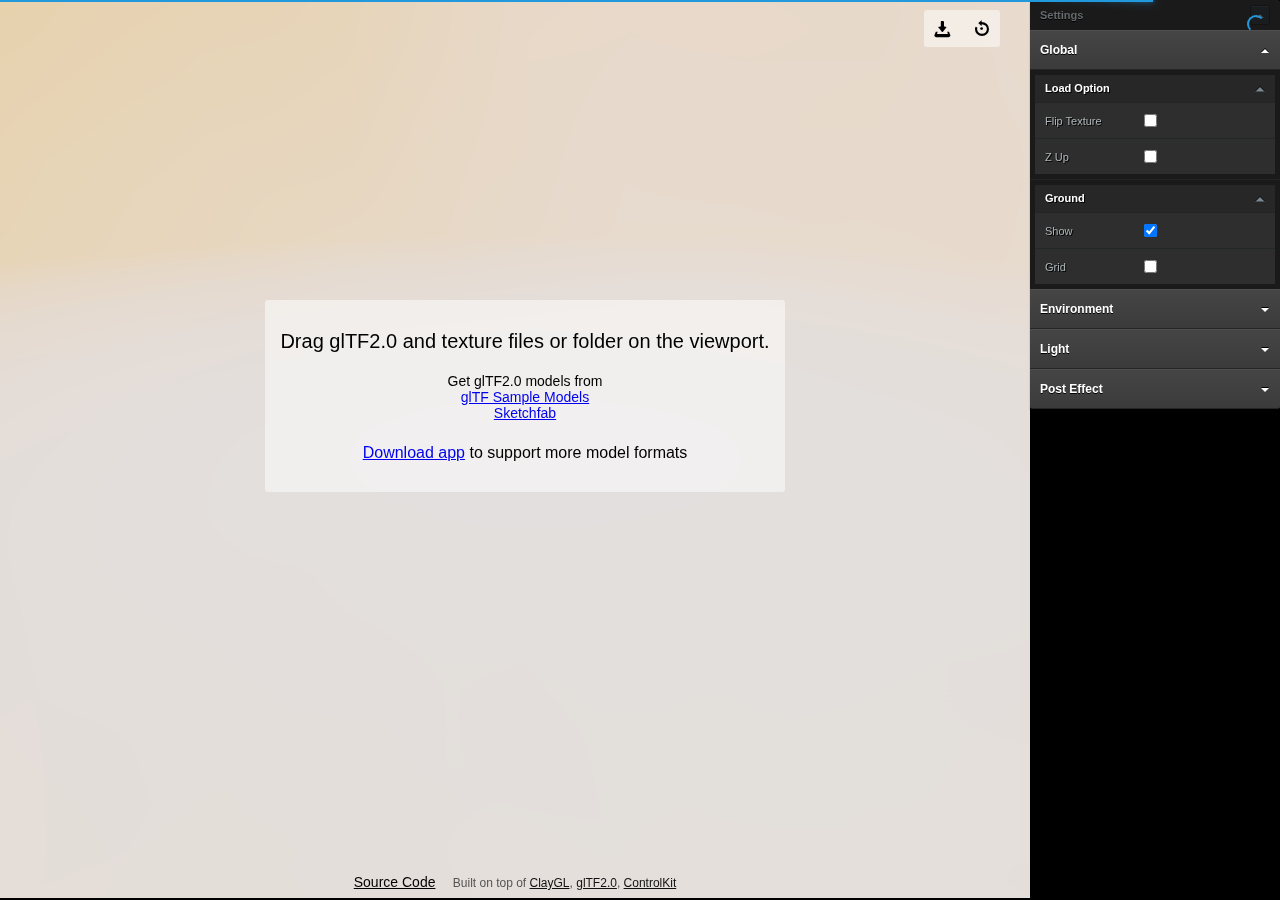
<file: index.html>
<html>
    <head>
        <meta charset="utf-8">
        <meta name="viewport" content="width=device-width, initial-scale=1" />
        <script src="lib/pace.min.js"></script>
        <title>Clay Viewer</title>
        <link rel="stylesheet" href="css/controlKit.css">
        <link rel="stylesheet" href="css/main.css">
        <link rel="stylesheet" href="css/iconfont/iconfont.css">
        <link rel="stylesheet" href="lib/ion.rangeSlider/css/ion.rangeSlider.css">
        <link rel="stylesheet" href="lib/ion.rangeSlider/css/ion.rangeSlider.skinFlat.css">
    </head>
    <body>
        <div id="main">
            <div id="viewport"></div>
            <div id="tip">
                Drag glTF2.0 and texture files or folder on the viewport.
                <div class="hint">
                    Get glTF2.0 models from
                    <ul>
                        <li>
                            <a href="https://github.com/KhronosGroup/glTF-Sample-Models" target="_blank">glTF Sample Models</a>
                        </li>
                        <li>
                            <a href="https://sketchfab.com/features/gltf" target="_blank">Sketchfab</a>
                        </li>
                    </ul>
                </div>
                <br />
                <div style="font-size:16px;">
                    <a href="https://github.com/pissang/clay-viewer/releases/">Download app</a> to support more model formats
                </div>
            </div>
            <div id="credits">
                <a href="https://github.com/pissang/clay-viewer" target="_blank" class="source">Source Code</a>
                Built on top of
                    <a href="https://github.com/pissang/claygl" target="_blank">ClayGL</a>,
                    <a href="https://github.com/KhronosGroup/glTF/blob/master/specification/2.0/README.md" target="_blank">glTF2.0</a>,
                    <a href="https://github.com/automat/controlkit.js" target="_blank">ControlKit</a>
            </div>
            <div id="timeline">
                <div id="timeline-range-wrap">
                    <div id="timeline-range">
                        <input>
                    </div>
                </div>
                <div id="timeline-progress-wrap">
                    <div id="timeline-progress">
                        <input>
                    </div>
                    <div id="timeline-pause-resume" class="iconfont icon-resume"></div>
                </div>
            </div>
            <div id="background-progress">
                <div id="background-progress-text"></div>
                <div class="spinner"></div>
            </div>
        </div>
        <div id="loading">
            <div class="sk-folding-cube">
                <div class="sk-cube1 sk-cube"></div>
                <div class="sk-cube2 sk-cube"></div>
                <div class="sk-cube4 sk-cube"></div>
                <div class="sk-cube3 sk-cube"></div>
            </div>
            <div id="loading-text">LOADING</div>
        </div>
        <div id="toolbar">
            <span class="iconfont icon-download" id="download" title="Download"></span>
            <span class="iconfont icon-reset" id="reset" title="Reset"></span>
        </div>
        <script src="lib/controlKit.js"></script>
        <script src="lib/FileAPI.js"></script>
        <script src="lib/FileSaver.js"></script>
        <script src="lib/sweetalert.min.js"></script>
        <script src="lib/jszip.min.js"></script>
        <script src="lib/jquery.min.js"></script>
        <script src="lib/ion.rangeSlider.js"></script>
        <script src="lib/browserfs.min.js"></script>
        <script src="bundle.js"></script>
    </body>
    </html>
</file>
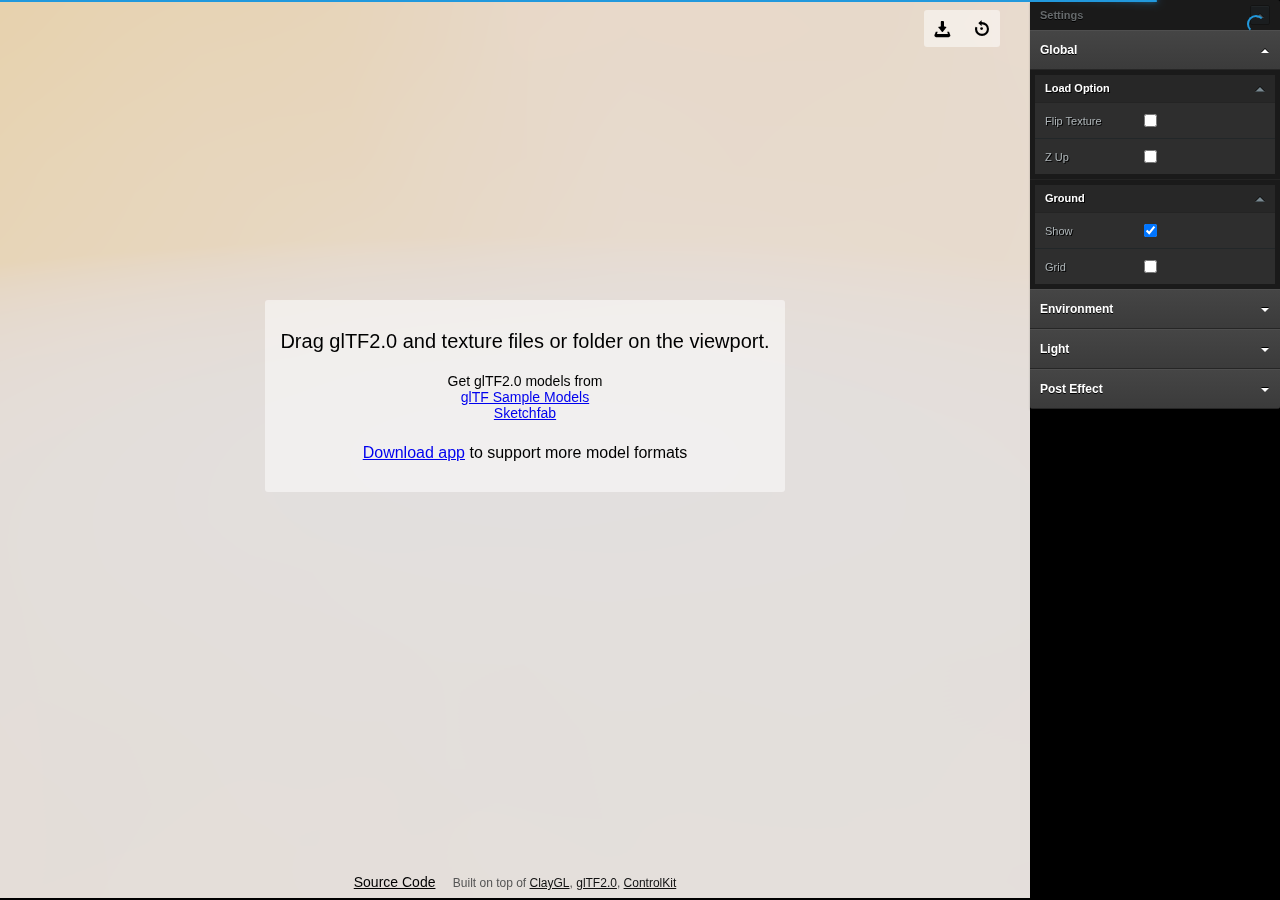
<file: 3D_editor.html>
<html>
    <head>
        <meta charset="utf-8">
        <meta name="viewport" content="width=device-width, initial-scale=1" />
        <script src="lib/pace.min.js"></script>
        <title>Clay Viewer</title>
        <link rel="stylesheet" href="css/controlKit.css">
        <link rel="stylesheet" href="css/main.css">
        <link rel="stylesheet" href="css/iconfont/iconfont.css">
        <link rel="stylesheet" href="lib/ion.rangeSlider/css/ion.rangeSlider.css">
        <link rel="stylesheet" href="lib/ion.rangeSlider/css/ion.rangeSlider.skinFlat.css">
    </head>

    <script>
    window.addEventListener('DOMContentLoaded', function () {
        if (window.app && typeof window.app.loadModel === 'function') {
            const modelUrl = 'https://drive.usercontent.google.com/download?id=1DAjeeP0LTxFPbZfPUqvjKU3sNhlRLL1m&export=download';
            window.app.loadModel(modelUrl);
        } else {
            console.error('Viewer chưa sẵn sàng hoặc không có phương thức loadModel.');
        }
    });
</script>
    
    <body>
        <div id="main">
            <div id="viewport"></div>
            <div id="tip">
                Drag glTF2.0 and texture files or folder on the viewport.
                <div class="hint">
                    Get glTF2.0 models from
                    <ul>
                        <li>
                            <a href="https://github.com/KhronosGroup/glTF-Sample-Models" target="_blank">glTF Sample Models</a>
                        </li>
                        <li>
                            <a href="https://sketchfab.com/features/gltf" target="_blank">Sketchfab</a>
                        </li>
                    </ul>
                </div>
                <br />
                <div style="font-size:16px;">
                    <a href="https://github.com/pissang/clay-viewer/releases/">Download app</a> to support more model formats
                </div>
            </div>
            <div id="credits">
                <a href="https://github.com/pissang/clay-viewer" target="_blank" class="source">Source Code</a>
                Built on top of
                    <a href="https://github.com/pissang/claygl" target="_blank">ClayGL</a>,
                    <a href="https://github.com/KhronosGroup/glTF/blob/master/specification/2.0/README.md" target="_blank">glTF2.0</a>,
                    <a href="https://github.com/automat/controlkit.js" target="_blank">ControlKit</a>
            </div>
            <div id="timeline">
                <div id="timeline-range-wrap">
                    <div id="timeline-range">
                        <input>
                    </div>
                </div>
                <div id="timeline-progress-wrap">
                    <div id="timeline-progress">
                        <input>
                    </div>
                    <div id="timeline-pause-resume" class="iconfont icon-resume"></div>
                </div>
            </div>
            <div id="background-progress">
                <div id="background-progress-text"></div>
                <div class="spinner"></div>
            </div>
        </div>
        <div id="loading">
            <div class="sk-folding-cube">
                <div class="sk-cube1 sk-cube"></div>
                <div class="sk-cube2 sk-cube"></div>
                <div class="sk-cube4 sk-cube"></div>
                <div class="sk-cube3 sk-cube"></div>
            </div>
            <div id="loading-text">LOADING</div>
        </div>
        <div id="toolbar">
            <span class="iconfont icon-download" id="download" title="Download"></span>
            <span class="iconfont icon-reset" id="reset" title="Reset"></span>
        </div>
        <script src="lib/controlKit.js"></script>
        <script src="lib/FileAPI.js"></script>
        <script src="lib/FileSaver.js"></script>
        <script src="lib/sweetalert.min.js"></script>
        <script src="lib/jszip.min.js"></script>
        <script src="lib/jquery.min.js"></script>
        <script src="lib/ion.rangeSlider.js"></script>
        <script src="lib/browserfs.min.js"></script>
        <script src="bundle.js"></script>
    </body>
    </html>
</file>
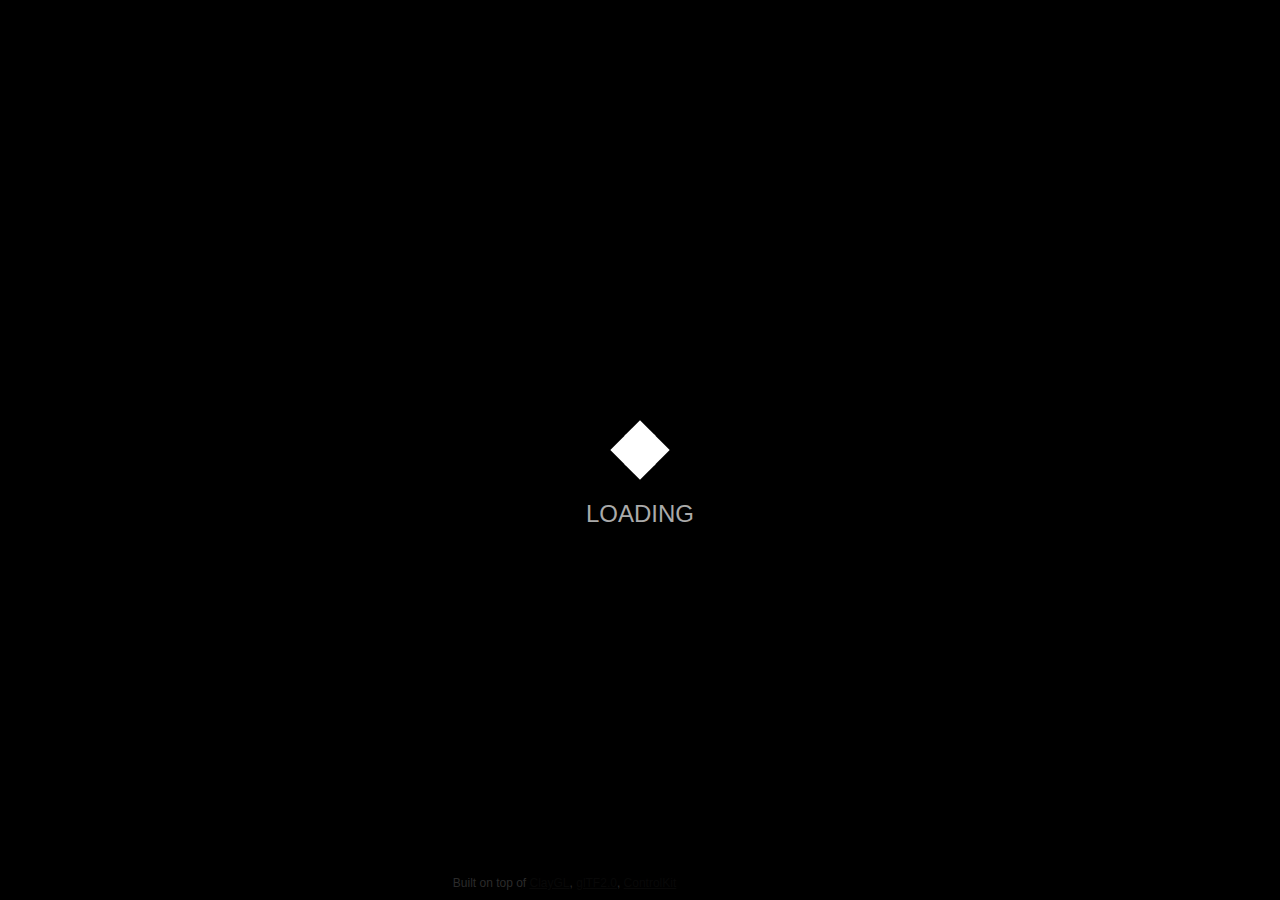
<file: index-electron.html>
<html>
    <head>
        <meta charset="utf-8">
        <meta name="viewport" content="width=device-width, initial-scale=1" />
        <script src="lib/pace.min.js"></script>
        <title>Clay Viewer</title>
        <link rel="stylesheet" href="css/controlKit.css">
        <link rel="stylesheet" href="css/main.css">
        <link rel="stylesheet" href="css/iconfont/iconfont.css">
        <link rel="stylesheet" href="lib/ion.rangeSlider/css/ion.rangeSlider.css">
        <link rel="stylesheet" href="lib/ion.rangeSlider/css/ion.rangeSlider.skinFlat.css">
    </head>
    <body>
        <div id="main">
            <div id="viewport"></div>
            <div id="tip">
                Drag model and texture files or folder on the viewport.
                <div class="hint">
                    Supported format: FBX, DAE, OBJ, glTF2.0 <br /><br />
                    Try glTF2.0 Models from:
                    <ul>
                        <li>
                            <a href="https://sketchfab.com/features/gltf" target="_blank">Sketchfab</a>
                        </li>
                    </ul>
                </div>
            </div>
            <div id="credits">
                <a href="https://github.com/pissang/clay-viewer" target="_blank" class="source">Source Code</a>
                Built on top of
                    <a href="https://github.com/pissang/claygl" target="_blank">ClayGL</a>,
                    <a href="https://github.com/KhronosGroup/glTF/blob/master/specification/2.0/README.md" target="_blank">glTF2.0</a>,
                    <a href="https://github.com/automat/controlkit.js" target="_blank">ControlKit</a>
            </div>
            <div id="timeline">
                <div id="timeline-range-wrap">
                    <div id="timeline-range">
                        <input>
                    </div>
                </div>
                <div id="timeline-progress-wrap">
                    <div id="timeline-progress">
                        <input>
                    </div>
                    <div id="timeline-pause-resume" class="iconfont icon-resume"></div>
                </div>
            </div>
            <div id="background-progress">
                <div id="background-progress-text"></div>
                <div class="spinner"></div>
            </div>
        </div>
        <div id="loading">
            <div class="sk-folding-cube">
                <div class="sk-cube1 sk-cube"></div>
                <div class="sk-cube2 sk-cube"></div>
                <div class="sk-cube4 sk-cube"></div>
                <div class="sk-cube3 sk-cube"></div>
            </div>
            <div id="loading-text">LOADING</div>
        </div>
        <div id="toolbar">
            <span class="iconfont icon-download" id="download" title="Download"></span>
            <span class="iconfont icon-reset" id="reset" title="Reset"></span>
        </div>
        <script src="lib/controlKit.js"></script>
        <script src="lib/FileAPI.js"></script>
        <script src="lib/FileSaver.js"></script>
        <script src="lib/sweetalert.min.js"></script>
        <script src="lib/jszip.min.js"></script>
        <script src="lib/browserfs.min.js"></script>
        <script>
            window.$ = window.jQuery = require('./lib/jquery.min');
        </script>
        <script src="lib/ion.rangeSlider.js"></script>
        <script>
            require('./electron/bundle.js');
        </script>
    </body>
</html>
</file>
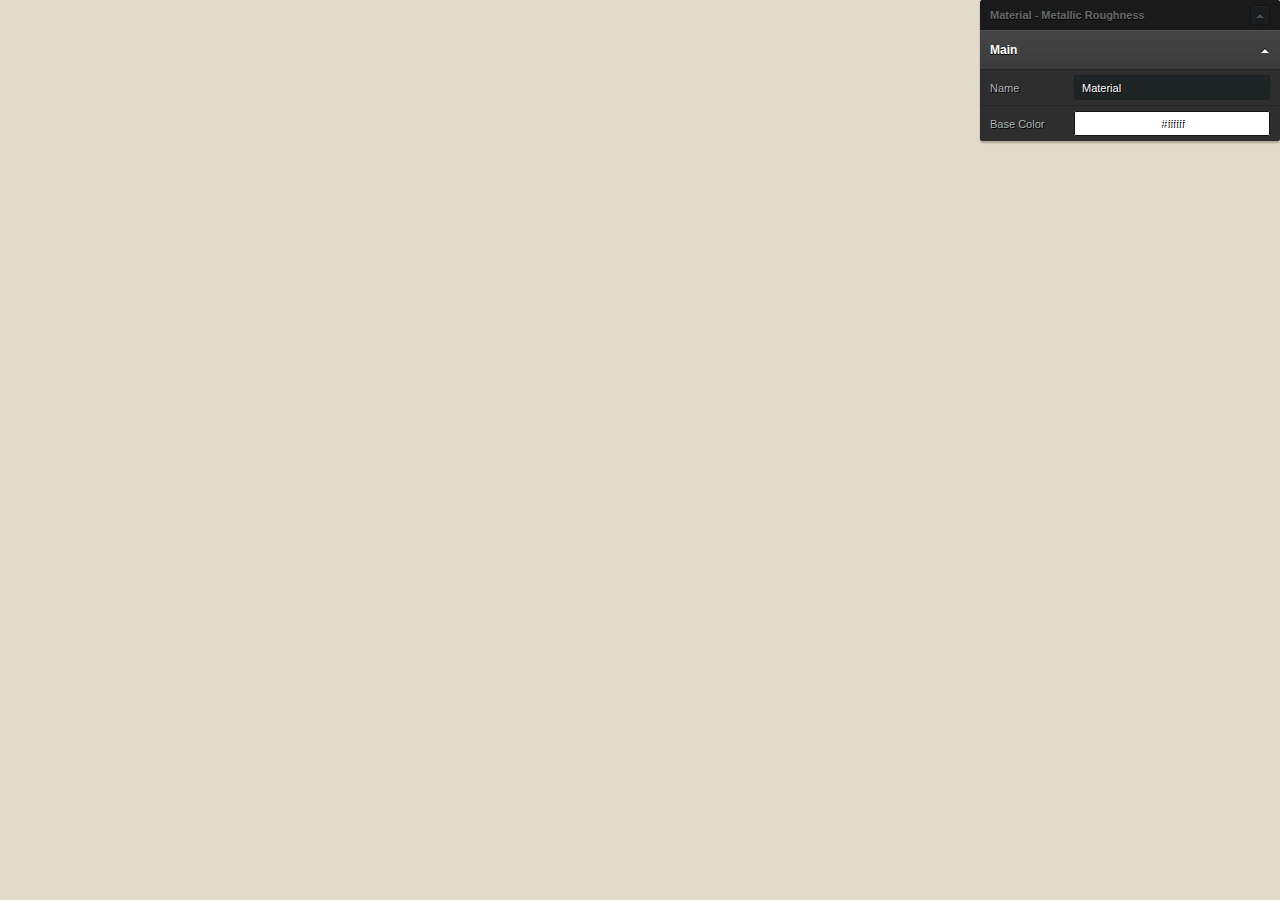
<file: viewer/demo.html>
<!DOCTYPE html>
<html>
<head>
  <title>Material Editor</title>
  <!-- ControlKit CSS -->
  <link rel="stylesheet" href="../css/controlKit.css">
  
  <!-- ControlKit JS -->
  <script src="../lib/controlKit.js"></script>

  <style>
    body {
      background: #e2dacb;
      font-family: sans-serif;
      margin: 0;
      padding: 0;
    }
  </style>
</head>
<body>
<script>
  const material = {
    name: "Material",
    baseColor: "#ffffff",
    alpha: 1,
    alphaCutoff: 0,
    tiling: 1,
    baseMap: "none",
    normalMap: "none",
    metalnessMap: "none",
    metalness: 0,
    roughnessMap: "none",
    roughness: 0.5,
    aoMap: "none",
    scale: 0.02,
    emission: "#000000",
    emissionIntensity: 1,
    emissiveMap: "none",

    clearBaseMap: () => { material.baseMap = "none"; },
    clearNormalMap: () => { material.normalMap = "none"; },
    clearMetalnessMap: () => { material.metalnessMap = "none"; },
    clearRoughnessMap: () => { material.roughnessMap = "none"; },
    clearAoMap: () => { material.aoMap = "none"; },
    clearEmissiveMap: () => { material.emissiveMap = "none"; }
  };

  const controlKit = new ControlKit();

  controlKit
    .addPanel({ label: 'Material - Metallic Roughness', width: 300 })
    .addGroup({ label: 'Main' })
    .addStringInput(material, 'name', { label: 'Name' })
    .addColor(material, 'baseColor', { label: 'Base Color' })
    .addSlider(material, 'alpha', 'range', { label: 'Alpha', step: 0.01, min: 0, max: 1 })
    .addSlider(material, 'alphaCutoff', 'range', { label: 'Alpha Cutoff', step: 0.01, min: 0, max: 1 })
    .addNumberInput(material, 'tiling', { label: 'Tiling', step: 1 })
    .addStringInput(material, 'baseMap', { label: 'Base Map' })
    .addButton(material, 'clearBaseMap', { label: 'x' })
    .addStringInput(material, 'normalMap', { label: 'Normal/Bump Map' })
    .addButton(material, 'clearNormalMap', { label: 'x' })
    .addStringInput(material, 'metalnessMap', { label: 'Metalness Map' })
    .addButton(material, 'clearMetalnessMap', { label: 'x' })
    .addSlider(material, 'metalness', 'range', { label: 'Metalness', step: 0.01, min: 0, max: 1 })
    .addStringInput(material, 'roughnessMap', { label: 'Roughness Map' })
    .addButton(material, 'clearRoughnessMap', { label: 'x' })
    .addSlider(material, 'roughness', 'range', { label: 'Roughness', step: 0.01, min: 0, max: 1 })
    .addStringInput(material, 'aoMap', { label: 'Parallax Occlus.' })
    .addButton(material, 'clearAoMap', { label: 'x' })
    .addSlider(material, 'scale', 'range', { label: 'Scale', step: 0.01, min: 0, max: 1 })
    .addColor(material, 'emission', { label: 'Emission' })
    .addNumberInput(material, 'emissionIntensity', { label: 'Emission Intensity', step: 0.1 })
    .addStringInput(material, 'emissiveMap', { label: 'Emissive Map' })
    .addButton(material, 'clearEmissiveMap', { label: 'x' });
</script>
</body>
</html>
</file>
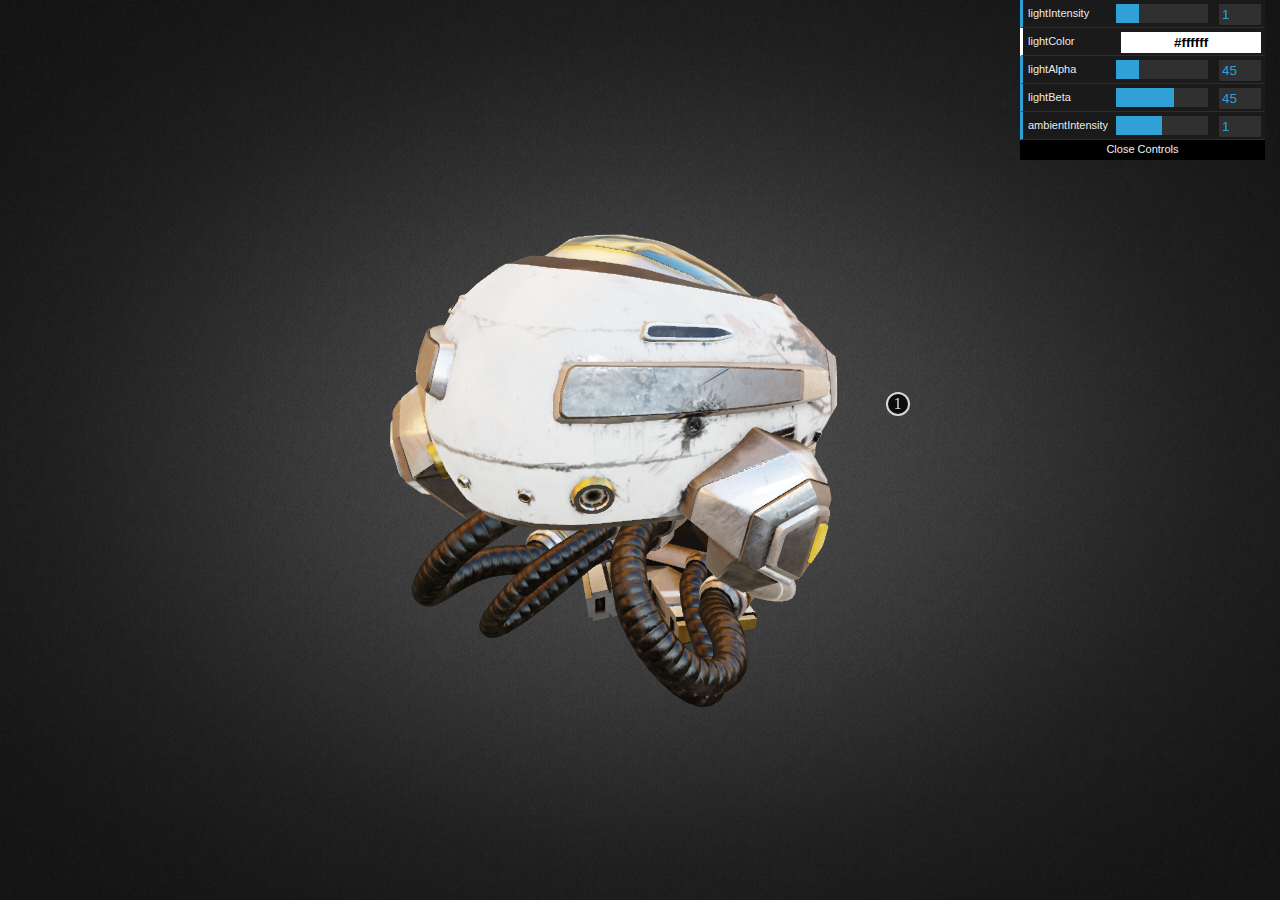
<file: viewer/view.html>
<html>
<head>
    <meta charset="utf-8">
    <meta name="viewport" content="width=device-width, initial-scale=1" />
    <script src="../clay-viewer.js"></script>
    <script src="lib/dat.gui.js"></script>
</head>
<body>
    <style>
        body {
            margin: 0;
            background: url(bg.jpg);
            background-size: 100% 100%;
            /* background: #000; */
        }
        #main {
            position: absolute;
            left: 0;
            right: 0;
            top: 0;
            bottom: 0;
        }
        .tip {
            width:20px;
            height:20px;
            border-radius:20px;
            background-color:#000;
            border: 2px solid #fff;
            opacity: 0.8;
            text-align:center;
            line-height: 20px;
            color: #fff;
            cursor: pointer;
        }
    </style>
    <div id="main"></div>

    <script type="text/javascript">
        var viewer = new ClayViewer(document.getElementById('main'), {
            shadow: true,
            ambientCubemapLight: {
                intensity: 1,
                texture: './asset/texture/pisa.hdr'
            },
            postEffect: {
                enable: true
            }
        });

        var modelUrl = location.search.slice(1);

        viewer.loadModel('./asset/DamagedHelmet/DamagedHelmet.gltf')
            .on('loadmodel', function (modelStat) {
                viewer.setCameraControl({
                    alpha: 20,
                    beta: 30
                });
                viewer.start();

                var dom = viewer.addHotspot([5, 2, 0], `
                    <div class="tip">1</div>
                `);
                dom.addEventListener('click', function () {
                    alert('Do something');
                });

                console.log('Model loaded:');
                console.log('三角面：', modelStat.triangleCount);
                console.log('顶点：', modelStat.vertexCount);
                console.log('场景节点：', modelStat.nodeCount);
                console.log('Mesh：', modelStat.meshCount);
                console.log('材质：', modelStat.materialCount);
                console.log('纹理：', modelStat.textureCount);
            })
            .on('ready', function () {
                console.log('all loaded');
            })
            .on('error', function () {
                console.log('Model load error');
            });

        var config = {
            lightIntensity: 1,
            lightColor: '#fff',
            lightAlpha: 45,
            lightBeta: 45,
            ambientIntensity: 1
        }
        var gui = new dat.GUI();

        function updateLight() {
            viewer.setMainLight({
                intensity: config.lightIntensity,
                color: config.lightColor,
                alpha: config.lightAlpha,
                beta: config.lightBeta
            });
            viewer.setAmbientCubemapLight({
                specularIntensity: config.ambientIntensity,
                diffuseIntensity: config.ambientIntensity
            });
        }
        gui.add(config, 'lightIntensity', 0, 4).onChange(updateLight);
        gui.addColor(config, 'lightColor').onChange(updateLight);
        gui.add(config, 'lightAlpha', 0, 180).onChange(updateLight);
        gui.add(config, 'lightBeta', -180, 180).onChange(updateLight);
        gui.add(config, 'ambientIntensity', 0, 2).onChange(updateLight);

        updateLight();
    </script>
</body>
</html>
</file>
<file: css/controlKit.css>
/*-------------------------------------------------------------------------------------
 * Options
 *-------------------------------------------------------------------------------------*/
#controlKit {
  position: absolute;
  top: 0;
  left: 0;
  width: 100%;
  height: 100%;
  -webkit-touch-callout: none;
  -webkit-user-select: none;
  -khtml-user-select: none;
  -moz-user-select: none;
  -ms-user-select: none;
  user-select: none;
  pointer-events: none; }

#controlKit .panel {
  -webkit-box-sizing: border-box;
  -moz-box-sizing: border-box;
  box-sizing: border-box;
  pointer-events: auto;
  position: relative;
  z-index: 1;
  -webkit-touch-callout: none;
  -webkit-user-select: none;
  -khtml-user-select: none;
  -moz-user-select: none;
  -ms-user-select: none;
  user-select: none;
  overflow: hidden;
  opacity: 1.0;
  float: left;
  width: 200px;
  border-radius: 3px;
  -moz-border-radius: 3px;
  box-shadow: 0 2px 2px rgba(0, 0, 0, 0.25);
  margin: 0;
  padding: 0;
  background-color: #1a1a1a;
  font-family: Arial, sans-serif; }
  #controlKit .panel .wrap {
    width: auto;
    height: auto;
    margin: 0;
    padding: 0;
    position: relative;
    overflow: hidden; }
  #controlKit .panel ul {
    margin: 0;
    padding: 0;
    list-style: none; }

#controlKit .panel input[type='text'],
#controlKit .panel textarea,
#controlKit .panel .color,
#controlKit .picker input[type='text'] {
  -webkit-box-sizing: border-box;
  -moz-box-sizing: border-box;
  box-sizing: border-box;
  width: 100%;
  height: 25px;
  padding: 0 0 0 8px;
  font-family: Arial, sans-serif;
  font-size: 11px;
  color: white;
  text-shadow: 1px 1px black;
  outline: none;
  background: #222729;
  background-image: -o-linear-gradient(rgba(0, 0, 0, 0.075) 0%, rgba(0, 0, 0, 0.125) 100%);
  background-image: linear-gradient(rgba(0, 0, 0, 0.075) 0%, rgba(0, 0, 0, 0.125) 100%);
  border: none;
  box-shadow: 0 0 0 1px #1f1f1f inset;
  border-radius: 2px;
  -moz-border-radius: 2px; }
#controlKit .panel .button,
#controlKit .picker .button,
#controlKit .panel .select,
#controlKit .panel .select-active {
  -webkit-box-sizing: border-box;
  -moz-box-sizing: border-box;
  box-sizing: border-box;
  cursor: pointer;
  width: 100%;
  height: 26px;
  margin: 0;
  background-image: -o-linear-gradient(#404040 0%, #3b3b3b 100%);
  background-image: linear-gradient(#404040 0%, #3b3b3b 100%);
  border: none;
  outline: 0;
  border-radius: 2px;
  box-shadow: 0 0 0 1px #1f1f1f inset, -1px 2px 0 0 #4a4a4a inset;
  font-family: Arial, sans-serif;
  color: white; }
#controlKit .panel textarea {
  padding: 5px 8px 2px 8px;
  overflow: hidden;
  resize: none;
  vertical-align: top;
  white-space: nowrap; }
#controlKit .panel .textarea-wrap {
  -webkit-box-sizing: border-box;
  -moz-box-sizing: border-box;
  box-sizing: border-box;
  width: 100%;
  padding: 0;
  float: left;
  height: 100%;
  overflow: hidden;
  border-radius: 2px;
  border: none;
  box-shadow: 0 0 0 1px #1f1f1f inset;
  border-radius: 2px;
  -moz-border-radius: 2px;
  background-color: #222729;
  box-shadow: 0 0 1px 2px rgba(0, 0, 0, 0.0125) inset, 0 0 1px 1px #111314 inset;
  background-image: -o-linear-gradient(rgba(0, 0, 0, 0.075) 0%, rgba(0, 0, 0, 0.125) 100%);
  background-image: linear-gradient(rgba(0, 0, 0, 0.075) 0%, rgba(0, 0, 0, 0.125) 100%); }
  #controlKit .panel .textarea-wrap textarea {
    border: none;
    border-top-right-radius: 0;
    border-bottom-right-radius: 0;
    border-radius: 2px;
    -moz-border-radius: 2px;
    box-shadow: none;
    background: none; }
  #controlKit .panel .textarea-wrap .scrollBar {
    border: 1px solid #101213;
    border-bottom-right-radius: 2px;
    border-top-right-radius: 2px;
    border-left: none;
    box-shadow: 0 0 1px 2px rgba(0, 0, 0, 0.0125) inset, 0 0 1px 1px #111314 inset; }
#controlKit .panel canvas {
  cursor: pointer;
  vertical-align: bottom;
  border: none;
  box-shadow: 0 0 0 1px #1f1f1f inset;
  border-radius: 2px;
  -moz-border-radius: 2px; }
#controlKit .panel .svg-wrap, #controlKit .panel .canvas-wrap {
  margin: 6px 0 0 0;
  position: relative;
  width: 70%;
  float: right;
  -webkit-box-sizing: border-box;
  -moz-box-sizing: border-box;
  box-sizing: border-box;
  border: none;
  border-radius: 2px;
  -moz-border-radius: 2px;
  background: #1e2224;
  background-image: -o-linear-gradient(transparent 0%, rgba(0, 0, 0, 0.05) 100%);
  background-image: linear-gradient(transparent 0%, rgba(0, 0, 0, 0.05) 100%); }
  #controlKit .panel .svg-wrap svg, #controlKit .panel .canvas-wrap svg {
    position: absolute;
    left: 0;
    top: 0;
    cursor: pointer;
    vertical-align: bottom;
    border: none;
    box-shadow: 0 0 0 1px #1f1f1f inset;
    border-radius: 2px;
    -moz-border-radius: 2px; }

#controlKit .panel .button, #controlKit .picker .button {
  font-size: 10px;
  font-weight: bold;
  text-shadow: 0 1px black;
  text-transform: uppercase; }
  #controlKit .panel .button:hover, #controlKit .picker .button:hover {
    background-image: -o-linear-gradient(#454545 0%, #3b3b3b 100%);
    background-image: linear-gradient(#454545 0%, #3b3b3b 100%); }
  #controlKit .panel .button:active, #controlKit .picker .button:active {
    background-image: -o-linear-gradient(#404040 0%, #3b3b3b 100%);
    background-image: linear-gradient(#404040 0%, #3b3b3b 100%); }

#controlKit .panel .input-with-preset-wrap, #controlKit .panel .color-with-preset-wrap {
  width: 100%;
  float: left; }
#controlKit .panel .input-with-preset-wrap input[type='text'], #controlKit .panel .color-with-preset-wrap .color {
  padding-right: 25px;
  border-top-right-radius: 2px;
  border-bottom-right-radius: 2px;
  float: left; }
#controlKit .panel .button-preset, #controlKit .panel .button-preset-active {
  -webkit-box-sizing: border-box;
  -moz-box-sizing: border-box;
  box-sizing: border-box;
  position: absolute;
  right: 0;
  width: 20px;
  height: 25px;
  margin: 0;
  cursor: pointer;
  float: right;
  border: none;
  border-top-right-radius: 2px;
  border-bottom-right-radius: 2px;
  box-shadow: 0 0 0 1px #1f1f1f inset, -1px 2px 0 0 #4a4a4a inset;
  outline: 0; }
#controlKit .panel .button-preset-active, #controlKit .panel .button-preset:hover {
  background: url([data-uri]) 50% 50% no-repeat, -o-linear-gradient(#454545 0%, #3b3b3b 100%);
  background: url([data-uri]) 50% 50% no-repeat, linear-gradient(#454545 0%, #3b3b3b 100%); }
#controlKit .panel .button-preset {
  background: url([data-uri]) 50% 50% no-repeat, -o-linear-gradient(#404040 0%, #3b3b3b 100%);
  background: url([data-uri]) 50% 50% no-repeat, linear-gradient(#404040 0%, #3b3b3b 100%); }

#controlKit .panel input[type='checkbox'] {
  margin: 6px 0 0 0; }

#controlKit .panel .select, #controlKit .panel .select-active {
  padding-left: 10px;
  padding-right: 20px;
  font-size: 11px;
  text-align: left;
  text-shadow: 1px 1px black;
  cursor: pointer;
  overflow: hidden;
  white-space: nowrap;
  text-overflow: ellipsis; }
#controlKit .panel .select {
  background: url([data-uri]) 100% 50% no-repeat, -o-linear-gradient(#404040 0%, #3b3b3b 100%);
  background: url([data-uri]) 100% 50% no-repeat, linear-gradient(#404040 0%, #3b3b3b 100%); }
#controlKit .panel .select:hover, #controlKit .panel .select-active {
  background: url([data-uri]) 100% 50% no-repeat, -o-linear-gradient(#454545 0%, #3b3b3b 100%);
  background: url([data-uri]) 100% 50% no-repeat, linear-gradient(#454545 0%, #3b3b3b 100%); }

#controlKit .panel .wrap-slider, #controlKit .panel .slider-wrap, #controlKit .panel .slider-slot, #controlKit .panel .slider-handle {
  -webkit-box-sizing: border-box;
  -moz-box-sizing: border-box;
  box-sizing: border-box; }
#controlKit .panel .wrap-slider {
  width: 70%;
  padding: 6px 0 0 0;
  float: right;
  height: 100%; }
  #controlKit .panel .wrap-slider input[type='text'] {
    width: 25%;
    text-align: center;
    padding: 0;
    float: right; }
#controlKit .panel .slider-wrap {
  float: left;
  cursor: ew-resize;
  width: 70%; }
#controlKit .panel .slider-slot {
  width: 100%;
  height: 25px;
  padding: 3px;
  background-color: #1e2224;
  border: none;
  box-shadow: 0 0 0 1px #1f1f1f inset;
  border-radius: 2px;
  -moz-border-radius: 2px; }
#controlKit .panel .slider-handle {
  position: relative;
  width: 100%;
  height: 100%;
  background: #b32435;
  background-image: -o-linear-gradient(transparent 0%, rgba(0, 0, 0, 0.1) 100%);
  background-image: linear-gradient(transparent 0%, rgba(0, 0, 0, 0.1) 100%);
  box-shadow: 0 1px 0 0 #0f0f0f; }

#controlKit .panel .color {
  -webkit-box-sizing: border-box;
  -moz-box-sizing: border-box;
  box-sizing: border-box;
  -webkit-touch-callout: none;
  -webkit-user-select: none;
  -khtml-user-select: none;
  -moz-user-select: none;
  -ms-user-select: none;
  user-select: none;
  cursor: pointer;
  width: 100%;
  height: 25px;
  padding: 0;
  border: none;
  background: #fff;
  box-shadow: 0 0 0 1px #111314 inset;
  text-align: center;
  line-height: 25px;
  border-radius: 2px;
  -moz-border-radius: 2px; }

#controlKit .panel .graph-slider-x-wrap, #controlKit .panel .graph-slider-y-wrap {
  position: absolute;
  -webkit-box-sizing: border-box;
  -moz-box-sizing: border-box;
  box-sizing: border-box; }
#controlKit .panel .graph-slider-x-wrap {
  bottom: 0;
  left: 0;
  width: 100%;
  padding: 6px 20px 6px 6px; }
#controlKit .panel .graph-slider-y-wrap {
  top: 0;
  right: 0;
  height: 100%;
  padding: 6px 6px 20px 6px; }
#controlKit .panel .graph-slider-x, #controlKit .panel .graph-slider-y {
  -webkit-box-sizing: border-box;
  -moz-box-sizing: border-box;
  box-sizing: border-box;
  border-radius: 2px;
  -moz-border-radius: 2px;
  background: rgba(24, 27, 29, 0.5);
  border: 1px solid #181b1d; }
#controlKit .panel .graph-slider-x {
  height: 8px; }
#controlKit .panel .graph-slider-y {
  width: 8px;
  height: 100%; }
#controlKit .panel .graph-slider-x-handle, #controlKit .panel .graph-slider-y-handle {
  -webkit-box-sizing: border-box;
  -moz-box-sizing: border-box;
  box-sizing: border-box;
  cursor: pointer;
  border: 1px solid #181b1d;
  background: #303639; }
#controlKit .panel .graph-slider-x-handle {
  width: 20px;
  height: 100%;
  border-top: none;
  border-bottom: none; }
#controlKit .panel .graph-slider-y-handle {
  width: 100%;
  height: 20px;
  border-left: none;
  border-right: none; }

#controlKit .sub-group .wrap .wrap .wrap {
  width: 25% !important;
  padding: 0 !important;
  float: left !important; }
  #controlKit .sub-group .wrap .wrap .wrap .label {
    width: 100% !important;
    padding: 8px 0 0 0 !important;
    color: #878787 !important;
    text-align: center !important;
    text-transform: uppercase !important;
    font-weight: bold !important;
    text-shadow: 1px 1px #1a1a1a !important; }
  #controlKit .sub-group .wrap .wrap .wrap input[type='text'] {
    padding: 0;
    text-align: center; }

#controlKit .options {
  pointer-events: auto;
  -webkit-box-sizing: border-box;
  -moz-box-sizing: border-box;
  box-sizing: border-box;
  border: 1px solid #1f1f1f;
  border-radius: 2px;
  -moz-border-radius: 2px;
  position: absolute;
  z-index: 2147483638;
  left: 0;
  top: 0;
  width: auto;
  height: auto;
  box-shadow: 0 1px 0 0 #4a4a4a inset;
  background-color: #454545;
  font-family: Arial, sans-serif;
  font-size: 11px;
  color: white;
  text-shadow: 1px 1px black;
  overflow: hidden; }
  #controlKit .options ul {
    width: 100%;
    list-style: none;
    margin: 0;
    padding: 0; }
    #controlKit .options ul li {
      margin: 0;
      width: 100%;
      height: 25px;
      line-height: 25px;
      padding: 0 20px 0 10px;
      overflow: hidden;
      white-space: normal;
      text-overflow: ellipsis;
      cursor: pointer; }
      #controlKit .options ul li:hover {
        background-color: #1f2325; }
    #controlKit .options ul .li-selected {
      background-color: #292d30; }
  #controlKit .options .color {
    -webkit-box-sizing: border-box;
    -moz-box-sizing: border-box;
    box-sizing: border-box; }
    #controlKit .options .color li, #controlKit .options .color .li-selected {
      -webkit-box-sizing: border-box;
      -moz-box-sizing: border-box;
      box-sizing: border-box;
      padding: 0;
      height: 25px;
      line-height: 25px;
      text-align: center; }
      #controlKit .options .color li:hover, #controlKit .options .color .li-selected:hover {
        background: none;
        font-weight: bold; }
    #controlKit .options .color .li-selected {
      font-weight: bold; }

#controlKit .panel .label, #controlKit .picker .label {
  width: 100%;
  float: left;
  font-size: 11px;
  font-weight: bold;
  text-shadow: 0 1px black;
  overflow: hidden;
  white-space: nowrap;
  text-overflow: ellipsis;
  cursor: default; }
#controlKit .panel .head, #controlKit .picker .head, #controlKit .panel .panel-head-inactive {
  height: 30px;
  padding: 0 10px 0 10px;
  background: #1a1a1a;
  overflow: hidden; }
  #controlKit .panel .head .wrap, #controlKit .picker .head .wrap, #controlKit .panel .panel-head-inactive .wrap {
    width: auto;
    height: auto;
    margin: 0;
    padding: 0;
    position: relative;
    overflow: hidden; }
#controlKit .panel .head .label, #controlKit .picker .head .label {
  cursor: pointer;
  line-height: 30px;
  color: #65696b; }

#controlKit .panel .group-list .group .head {
  height: 38px;
  padding: 0 10px 0 10px;
  border-top: 1px solid #4f4f4f;
  border-bottom: 1px solid #262626;
  background-image: -o-linear-gradient(#454545 0%, #3b3b3b 100%);
  background-image: linear-gradient(#454545 0%, #3b3b3b 100%);
  cursor: pointer; }
  #controlKit .panel .group-list .group .head .label {
    font-size: 12px;
    line-height: 38px;
    color: white; }
  #controlKit .panel .group-list .group .head:hover {
    border-top: 1px solid #525252;
    background-image: -o-linear-gradient(#454545 0%, #404040 100%);
    background-image: linear-gradient(#454545 0%, #404040 100%); }
#controlKit .panel .group-list .group li {
  height: 35px;
  padding: 0 10px 0 10px; }

#controlKit .panel .group-list .group .sub-group-list .sub-group:last-of-type {
  border-bottom: none; }
#controlKit .panel .group-list .group .sub-group-list .sub-group {
  padding: 0;
  height: auto;
  border-bottom: 1px solid #242424; }
  #controlKit .panel .group-list .group .sub-group-list .sub-group ul {
    overflow: hidden; }
    #controlKit .panel .group-list .group .sub-group-list .sub-group ul li {
      background: #2e2e2e;
      border-bottom: 1px solid #222729; }
    #controlKit .panel .group-list .group .sub-group-list .sub-group ul li:last-of-type {
      border-bottom: none; }
  #controlKit .panel .group-list .group .sub-group-list .sub-group:first-child {
    margin-top: 0; }
  #controlKit .panel .group-list .group .sub-group-list .sub-group .head, #controlKit .panel .group-list .group .sub-group-list .sub-group .head-inactive {
    cursor: pointer; }
  #controlKit .panel .group-list .group .sub-group-list .sub-group .head {
    height: 27px;
    padding: 0 10px 0 10px;
    border-top: none;
    border-bottom: 1px solid #242424;
    background-image: none;
    background-color: #272727; }
    #controlKit .panel .group-list .group .sub-group-list .sub-group .head:hover {
      background-image: none;
      background-color: #272727; }
  #controlKit .panel .group-list .group .sub-group-list .sub-group .head-inactive {
    -webkit-box-sizing: border-box;
    -moz-box-sizing: border-box;
    box-sizing: border-box;
    height: 27px;
    padding: 0 10px 0 10px;
    box-shadow: 0 1px 0 0 #404040 inset;
    background-image: -o-linear-gradient(#3b3b3b 0%, #383838 100%);
    background-image: linear-gradient(#3b3b3b 0%, #383838 100%); }
    #controlKit .panel .group-list .group .sub-group-list .sub-group .head-inactive:hover {
      box-shadow: 0 1px 0 0 #474747 inset;
      background-image: none;
      background-image: -o-linear-gradient(#404040 0%, #3b3b3b 100%);
      background-image: linear-gradient(#404040 0%, #3b3b3b 100%); }
  #controlKit .panel .group-list .group .sub-group-list .sub-group .head .label, #controlKit .panel .group-list .group .sub-group-list .sub-group .head-inactive .label {
    margin: 0;
    padding: 0;
    line-height: 27px;
    color: white;
    font-weight: bold;
    font-size: 11px;
    text-shadow: 1px 1px black;
    text-transform: capitalize; }
  #controlKit .panel .group-list .group .sub-group-list .sub-group .head .wrap .label, #controlKit .panel .group-list .group .sub-group-list .sub-group .head-inactive .wrap .label {
    width: 100%;
    font-weight: bold;
    color: white;
    padding: 0; }
  #controlKit .panel .group-list .group .sub-group-list .sub-group .wrap .label {
    -webkit-box-sizing: border-box;
    -moz-box-sizing: border-box;
    box-sizing: border-box;
    height: 100%;
    width: 30%;
    padding: 12px 5px 0 0;
    float: left;
    font-size: 11px;
    font-weight: normal;
    color: #aeb5b8;
    text-shadow: 1px 1px black; }
  #controlKit .panel .group-list .group .sub-group-list .sub-group .wrap .wrap {
    -webkit-box-sizing: border-box;
    -moz-box-sizing: border-box;
    box-sizing: border-box;
    width: 70%;
    padding: 5px 0 0 0;
    float: right;
    height: 100%; }
#controlKit .panel .group-list .group:last-child .sub-group-list, #controlKit .panel .group-list .group:last-child .scroll-buffer:nth-of-type(3) {
  border-bottom: none; }

#controlKit .panel .scroll-wrap {
  position: relative;
  overflow: hidden; }
#controlKit .panel .scroll-buffer {
  width: 100%;
  height: 8px;
  border-top: 1px solid #3b4447;
  border-bottom: 1px solid #1e2224; }
#controlKit .panel .scrollBar {
  -webkit-box-sizing: content-box;
  -moz-box-sizing: content-box;
  box-sizing: content-box;
  width: 15px;
  height: 100%;
  float: right;
  top: 0;
  padding: 0;
  margin: 0;
  position: relative;
  background: #212628;
  background-image: linear-gradient(to right, #242424 0%, #2e2e2e 100%); }
  #controlKit .panel .scrollBar .track {
    padding: 0 3px 0 2px; }
    #controlKit .panel .scrollBar .track .thumb {
      -webkit-box-sizing: border-box;
      -moz-box-sizing: border-box;
      box-sizing: border-box;
      width: 11px;
      position: absolute;
      cursor: pointer;
      background-color: #343434;
      border: 1px solid #1b1f21;
      border-radius: 10px;
      -moz-border-radius: 10px;
      box-shadow: inset 0 1px 0 0 #434b50; }

#controlKit .panel .menu,
#controlKit .panel .menu-active,
#controlKit .picker .menu {
  float: right;
  padding: 5px 0 0 0; }
  #controlKit .panel .menu input[type='button'],
  #controlKit .panel .menu-active input[type='button'],
  #controlKit .picker .menu input[type='button'] {
    -webkit-box-sizing: border-box;
    -moz-box-sizing: border-box;
    box-sizing: border-box;
    cursor: pointer;
    height: 20px;
    border: none;
    vertical-align: top;
    border-radius: 2px;
    -moz-border-radius: 2px;
    font-family: Arial, sans-serif;
    font-size: 10px;
    font-weight: bold;
    color: #aaaaaa;
    text-shadow: 0 -1px black;
    text-transform: uppercase;
    box-shadow: 0 0 0 1px #131313 inset, -1px 2px 0 0 #212527 inset;
    outline: none; }
  #controlKit .panel .menu .button-menu-hide, #controlKit .panel .menu .button-menu-show, #controlKit .panel .menu .button-menu-close,
  #controlKit .panel .menu-active .button-menu-hide,
  #controlKit .panel .menu-active .button-menu-show,
  #controlKit .panel .menu-active .button-menu-close,
  #controlKit .picker .menu .button-menu-hide,
  #controlKit .picker .menu .button-menu-show,
  #controlKit .picker .menu .button-menu-close {
    width: 20px;
    margin-left: 4px; }
  #controlKit .panel .menu .button-menu-hide,
  #controlKit .panel .menu-active .button-menu-hide,
  #controlKit .picker .menu .button-menu-hide {
    background: url([data-uri]) 50% 50% no-repeat, #1a1d1f; }
    #controlKit .panel .menu .button-menu-hide:hover,
    #controlKit .panel .menu-active .button-menu-hide:hover,
    #controlKit .picker .menu .button-menu-hide:hover {
      background: url([data-uri]) 50% 50% no-repeat, black;
      box-shadow: white 0%, black 100%; }
  #controlKit .panel .menu .button-menu-show,
  #controlKit .panel .menu-active .button-menu-show,
  #controlKit .picker .menu .button-menu-show {
    background: url([data-uri]) 50% 50% no-repeat, #1a1d1f; }
    #controlKit .panel .menu .button-menu-show:hover,
    #controlKit .panel .menu-active .button-menu-show:hover,
    #controlKit .picker .menu .button-menu-show:hover {
      background: url([data-uri]) 50% 50% no-repeat, black;
      box-shadow: white 0%, black 100%; }
  #controlKit .panel .menu .button-menu-close,
  #controlKit .panel .menu-active .button-menu-close,
  #controlKit .picker .menu .button-menu-close {
    background: url([data-uri]) 50% 50% no-repeat, #1a1d1f; }
    #controlKit .panel .menu .button-menu-close:hover,
    #controlKit .panel .menu-active .button-menu-close:hover,
    #controlKit .picker .menu .button-menu-close:hover {
      background: url([data-uri]) 50% 50% no-repeat, black;
      box-shadow: white 0%, black 100%; }

#controlKit .panel .menu .button-menu-undo,
#controlKit .panel .menu-active .button-menu-undo {
  background: url([data-uri]) 20% 50% no-repeat, #1a1d1f;
  padding: 0 6px 1px 0;
  width: 38px;
  vertical-align: top;
  text-align: end; }
  #controlKit .panel .menu .button-menu-undo:hover,
  #controlKit .panel .menu-active .button-menu-undo:hover {
    background: url([data-uri]) 20% 50% no-repeat, black;
    box-shadow: white 0%, black 100%; }
#controlKit .panel .menu .button-menu-load,
#controlKit .panel .menu-active .button-menu-load {
  margin-right: 2px; }
#controlKit .panel .menu .button-menu-load, #controlKit .panel .menu .button-menu-save,
#controlKit .panel .menu-active .button-menu-load,
#controlKit .panel .menu-active .button-menu-save {
  background: #1a1d1f;
  font-size: 9px !important; }
  #controlKit .panel .menu .button-menu-load:hover, #controlKit .panel .menu .button-menu-save:hover,
  #controlKit .panel .menu-active .button-menu-load:hover,
  #controlKit .panel .menu-active .button-menu-save:hover {
    background: black; }

#controlKit .panel .menu .wrap {
  display: none; }
#controlKit .panel .menu-active {
  width: 100%;
  float: left; }
  #controlKit .panel .menu-active .wrap {
    display: inline; }
  #controlKit .panel .menu-active .button-menu-hide, #controlKit .panel .menu-active .button-menu-show, #controlKit .panel .menu-active .button-menu-close {
    float: right; }

#controlKit .panel .arrow-s-max {
  background: url([data-uri]) center no-repeat; }
#controlKit .panel .arrow-s-min {
  background: url([data-uri]) center no-repeat; }
#controlKit .panel .arrow-s-max, #controlKit .panel .arrow-s-min {
  width: 100%;
  height: 20px; }
#controlKit .panel .arrow-b-max {
  background: url([data-uri]) center no-repeat; }
#controlKit .panel .arrow-b-min {
  background: url([data-uri]) center no-repeat; }
#controlKit .panel .arrow-b-sub-max {
  background: url([data-uri]) center no-repeat; }
#controlKit .panel .arrow-b-sub-min {
  background: url([data-uri]) center no-repeat; }
#controlKit .panel .arrow-b-max, #controlKit .panel .arrow-b-min, #controlKit .panel .arrow-b-sub-max, #controlKit .panel .arrow-b-sub-min {
  width: 10px;
  height: 100%;
  float: right; }

#controlKit .picker {
  pointer-events: auto;
  -webkit-box-sizing: border-box;
  -moz-box-sizing: border-box;
  box-sizing: border-box;
  border-radius: 3px;
  -moz-border-radius: 3px;
  background-color: #3b3b3b;
  font-family: Arial, sans-serif;
  font-size: 11px;
  color: white;
  text-shadow: 1px 1px black;
  overflow: hidden;
  position: absolute;
  z-index: 2147483631;
  width: 360px;
  -webkit-touch-callout: none;
  -webkit-user-select: none;
  -khtml-user-select: none;
  -moz-user-select: none;
  -ms-user-select: none;
  user-select: none;
  box-shadow: 0 2px 2px rgba(0, 0, 0, 0.25); }
  #controlKit .picker canvas {
    vertical-align: bottom;
    cursor: pointer; }
  #controlKit .picker .wrap {
    -webkit-box-sizing: border-box;
    -moz-box-sizing: border-box;
    box-sizing: border-box;
    padding: 10px;
    float: left; }
  #controlKit .picker .field-wrap {
    padding: 3px; }
  #controlKit .picker .slider-wrap {
    padding: 3px 13px 3px 3px; }
  #controlKit .picker .field-wrap, #controlKit .picker .slider-wrap, #controlKit .picker .input-wrap {
    height: auto;
    overflow: hidden;
    float: left; }
  #controlKit .picker .input-wrap {
    -webkit-box-sizing: border-box;
    -moz-box-sizing: border-box;
    box-sizing: border-box;
    border: 1px solid #242424;
    border-radius: 2px;
    -moz-border-radius: 2px;
    width: 140px;
    float: right;
    padding: 5px 10px 1px 0; }
  #controlKit .picker .input-field {
    width: 50%;
    float: right;
    margin-bottom: 4px; }
    #controlKit .picker .input-field .label {
      padding: 8px 0 0 0;
      color: #878787;
      text-align: center;
      text-transform: uppercase;
      font-weight: bold;
      text-shadow: 1px 1px #1a1a1a;
      width: 40%; }
    #controlKit .picker .input-field .wrap {
      padding: 0;
      width: 60%;
      height: auto;
      float: right; }
  #controlKit .picker .controls-wrap {
    -webkit-box-sizing: border-box;
    -moz-box-sizing: border-box;
    box-sizing: border-box;
    width: 100%;
    height: auto;
    float: right;
    padding: 9px 0 0 0; }
    #controlKit .picker .controls-wrap input[type='button'] {
      float: right;
      width: 65px;
      margin: 0 0 0 10px; }
  #controlKit .picker .color-contrast {
    -webkit-box-sizing: border-box;
    -moz-box-sizing: border-box;
    box-sizing: border-box;
    border: none;
    box-shadow: 0 0 0 1px #1f1f1f inset;
    border-radius: 2px;
    -moz-border-radius: 2px;
    height: 25px;
    padding: 3px;
    width: 80%;
    margin-bottom: 4px;
    float: right; }
    #controlKit .picker .color-contrast div {
      width: 50%;
      height: 100%;
      float: left; }
  #controlKit .picker input[type='text'] {
    padding: 0;
    text-align: center;
    width: 60%;
    float: right; }
  #controlKit .picker .wrap .input-wrap:nth-of-type(3) {
    border-bottom-left-radius: 0;
    border-bottom-right-radius: 0; }
  #controlKit .picker .wrap .input-wrap:nth-of-type(4) {
    border-top: none;
    border-top-left-radius: 0;
    border-top-right-radius: 0; }
    #controlKit .picker .wrap .input-wrap:nth-of-type(4) .input-field {
      width: 100%; }
      #controlKit .picker .wrap .input-wrap:nth-of-type(4) .input-field .label {
        width: 20%; }
    #controlKit .picker .wrap .input-wrap:nth-of-type(4) input[type='text'] {
      width: 80%; }
  #controlKit .picker .field-wrap, #controlKit .picker .slider-wrap {
    background: #1e2224;
    border: none;
    box-shadow: 0 0 0 1px #1f1f1f inset;
    border-radius: 2px;
    -moz-border-radius: 2px;
    position: relative;
    margin-right: 5px; }
    #controlKit .picker .field-wrap .indicator, #controlKit .picker .slider-wrap .indicator {
      position: absolute;
      border: 2px solid white;
      box-shadow: 0 1px black, 0 1px black inset;
      cursor: pointer; }
  #controlKit .picker .field-wrap .indicator {
    width: 8px;
    height: 8px;
    left: 50%;
    top: 50%;
    border-radius: 50%;
    -moz-border-radius: 50%; }
  #controlKit .picker .slider-wrap .indicator {
    width: 14px;
    height: 3px;
    border-radius: 8px;
    -moz-border-radius: 8px;
    left: 1px;
    top: 1px; }
    #controlKit .picker .slider-wrap .indicator:after {
      content: '';
      width: 0;
      height: 0;
      border-top: 4.5px solid transparent;
      border-bottom: 4.5px solid transparent;
      border-right: 4px solid white;
      float: right;
      position: absolute;
      top: -2px;
      left: 19px; }
    #controlKit .picker .slider-wrap .indicator:before {
      content: '';
      width: 0;
      height: 0;
      border-top: 4.5px solid transparent;
      border-bottom: 4.5px solid transparent;
      border-right: 4px solid black;
      float: right;
      position: absolute;
      top: -3px;
      left: 19px; }
</file>
<file: css/main.css>
body {
    margin: 0;
    background: #000;
    font-family: -apple-system, BlinkMacSystemFont, 'Segoe UI', Roboto, Oxygen, Ubuntu, Cantarell, 'Open Sans', 'Helvetica Neue', sans-serif;
    overflow: hidden;
    user-select: none;
}
#main {
    position: absolute;
    left: 0px;
    right: 250px;
    top: 0;
    bottom: 0;
}

#viewport {
    position: absolute;
    top: 0;
    left: 0;
    width: 100%;
    height: 100%;
}

#loading {
    top: 0;
    left: 0;
    right: 0;
    bottom: 0;
    position: absolute;
    text-align: center;
    z-index: 1000;
    background-color: rgba(0,0,0,0.5);
}
#loading-text {
    position: absolute;
    top: 50%;
    margin-top: 50px;
    left: 0;
    right: 0;
    text-transform: uppercase;
    font-size: 24px;
    color: #aaa;
    text-align: center;
}

#toolbar {
    position: absolute;
    right: 280px;
    top: 10px;
    border-radius: 3px;
    background-color: rgba(255,255,255,0.5);
    display: none;
    z-index: 10;
    /* box-shadow: 0px 0px 10px rgba(122,122,122,0.4); */
}

#toolbar .iconfont {
    display: inline-block;
    padding: 10px;
    text-align: center;
    cursor: pointer;
    border-radius: 3px;
}
#toolbar .iconfont:hover {
    background-color: rgba(255,255,255,0.5);
}


#tip {
    position: absolute;
    width: 500px;
    left: 50%;
    top: 300px;
    margin-left: -250px;
    text-align: center;
    font-size: 20px;
    padding: 30px 10px;
    
    border-radius: 3px;
    background-color: rgba(255,255,255,0.5);
    z-index: 10;

    display: none;
}

#tip .hint {
    font-size: 14px;
    margin-top: 20px;
}

#tip ul {
    margin: 0;
    padding: 0;
}
#tip li {
    list-style: none;
    margin: 0;
    padding: 0;
}

#credits {
    position: absolute;
    width: 400px;
    bottom: 10px;
    left: 50%;
    margin-left: -200px;
    text-align: center;
    z-index: 1000;
    font-size: 12px;
    color: #555;
}

#credits .source {
    color: #000;
    font-size: 14px;
    margin-right: 14px;
}
#credits a {
    color: #111;
}

#timeline {
    position: absolute;
    width: 600px;
    right: 50px;
    bottom: 50px;
    height: 115px;
    display: none;
    border-radius: 5px;
    background-color: rgba(0,0,0,0.7);
}

#timeline-range-wrap {
    position: relative;
    height: 45px;
    margin-top: 10px;
}

#timeline-progress-wrap {
    position: relative;
    height: 50px;
}

#timeline-range {
    left: 45px;
    right: 10px;
    position: absolute;
}

#timeline-progress {
    left: 45px;
    right: 10px;
    position: absolute;
}

#timeline-pause-resume {
    position: absolute;
    left: 10px;
    color: #fff;
    font-size: 26px;
    bottom: 5px;
    cursor: pointer;
}

#timeline-progress .irs-bar {
    opacity: 0.3;
}
#timeline-progress .irs-min,
#timeline-progress .irs-max {
    display: none;
}
#timeline-progress .irs-single {
    top: 42px;
}
#timeline-progress .irs-single::after {
    top: -6px;
    bottom: auto;
    border-top-color: transparent;
    border-bottom-color: #ed5565;
}


#controlKit .panel .group-list .group .sub-group-list .sub-group ul li.drag-hover {
    background: #585656;
}
#controlKit .panel .group-list .group .sub-group-list .sub-group ul li:after {
    display: block;
    visibility: hidden;
    content: '';    
    height: 0; 
    clear: both;
}
#controlKit .panel .group-list .group .sub-group-list .sub-group {
    padding: 5px;
}
#controlKit .panel .group-list .group .sub-group-list .sub-group .wrap .label {
    width: 45%;
}
#controlKit .panel .group-list .group .sub-group-list .sub-group .wrap .wrap,
#controlKit .panel .svg-wrap, #controlKit .panel .canvas-wrap,
#controlKit .panel .wrap-slider {
    width: 55%;
}

.texture-wrap {
    width: 55%;
    float: right;
    /* cursor: pointer; */
    overflow-x: hidden;
    padding-top: 3px;
}
.texture-wrap img {
    height: 25px;
    max-width: 25px;
    display: inline-block;
    vertical-align: top;
}
.texture-wrap .texture-upload {
    display: inline-block;
    width: 75px!important;
    line-height: 25px;
    text-align: left;
    text-transform: none!important;
    font-weight: normal!important;
    padding-left: 4px!important;
    font-size: 11px;
    text-overflow: ellipsis;
    overflow: hidden;
    direction: rtl;
}
.texture-wrap .texture-delete {
    display: inline-block;
    width: 15px!important;
    vertical-align: top;
    text-align: center;
    line-height: 25px;
    text-transform: none!important;
}
.texture-wrap .texture-delete::after {
    content: 'x';
}



.pace {
-webkit-pointer-events: none;
pointer-events: none;
-webkit-user-select: none;
-moz-user-select: none;
user-select: none;
}

.pace-inactive {
    display: none;
}

.pace .pace-progress {
    background: #29d;
    position: fixed;
    z-index: 2000;
    top: 0;
    right: 100%;
    width: 100%;
    height: 2px;
}

.pace .pace-progress-inner {
    display: block;
    position: absolute;
    right: 0px;
    width: 100px;
    height: 100%;
    box-shadow: 0 0 10px #29d, 0 0 5px #29d;
    opacity: 1.0;
    transform: rotate(3deg) translate(0px, -4px);
}

.pace .pace-activity,
#background-progress .spinner {
    z-index: 2000;
    width: 14px;
    height: 14px;
    border: solid 2px transparent;
    border-top-color: #29d;
    border-left-color: #29d;
    border-radius: 10px;
    animation: pace-spinner 400ms linear infinite;
}

.pace .pace-activity {
    display: block;
    position: fixed;
    top: 15px;
    right: 15px;
}

#background-progress {
    display: none;
    position: absolute;
    right: 15px;
    bottom: 15px;
    color: #029d;
    font-size: 12px;
}
#background-progress div {
    display: inline-block;
    margin-right: 3px;
}

@-webkit-keyframes pace-spinner {
0% { -webkit-transform: rotate(0deg); transform: rotate(0deg); }
100% { -webkit-transform: rotate(360deg); transform: rotate(360deg); }
}
@-moz-keyframes pace-spinner {
0% { -moz-transform: rotate(0deg); transform: rotate(0deg); }
100% { -moz-transform: rotate(360deg); transform: rotate(360deg); }
}
@-o-keyframes pace-spinner {
0% { -o-transform: rotate(0deg); transform: rotate(0deg); }
100% { -o-transform: rotate(360deg); transform: rotate(360deg); }
}
@-ms-keyframes pace-spinner {
0% { -ms-transform: rotate(0deg); transform: rotate(0deg); }
100% { -ms-transform: rotate(360deg); transform: rotate(360deg); }
}
@keyframes pace-spinner {
0% { transform: rotate(0deg); transform: rotate(0deg); }
100% { transform: rotate(360deg); transform: rotate(360deg); }
}


.sk-folding-cube {
    top: 50%;
    left: 50%;
    margin-left: -20px;
    margin-top: -20px;
    width: 40px;
    height: 40px;
    position: absolute;
    -webkit-transform: rotateZ(45deg);
            transform: rotateZ(45deg); }
    .sk-folding-cube .sk-cube {
      float: left;
      width: 50%;
      height: 50%;
      position: relative;
      -webkit-transform: scale(1.1);
          -ms-transform: scale(1.1);
              transform: scale(1.1); }
    .sk-folding-cube .sk-cube:before {
      content: '';
      position: absolute;
      top: 0;
      left: 0;
      width: 100%;
      height: 100%;
      background-color: #fff;
      -webkit-animation: sk-foldCubeAngle 2.4s infinite linear both;
              animation: sk-foldCubeAngle 2.4s infinite linear both;
      -webkit-transform-origin: 100% 100%;
          -ms-transform-origin: 100% 100%;
              transform-origin: 100% 100%; }
    .sk-folding-cube .sk-cube2 {
      -webkit-transform: scale(1.1) rotateZ(90deg);
              transform: scale(1.1) rotateZ(90deg); }
    .sk-folding-cube .sk-cube3 {
      -webkit-transform: scale(1.1) rotateZ(180deg);
              transform: scale(1.1) rotateZ(180deg); }
    .sk-folding-cube .sk-cube4 {
      -webkit-transform: scale(1.1) rotateZ(270deg);
              transform: scale(1.1) rotateZ(270deg); }
    .sk-folding-cube .sk-cube2:before {
      -webkit-animation-delay: 0.3s;
              animation-delay: 0.3s; }
    .sk-folding-cube .sk-cube3:before {
      -webkit-animation-delay: 0.6s;
              animation-delay: 0.6s; }
    .sk-folding-cube .sk-cube4:before {
      -webkit-animation-delay: 0.9s;
              animation-delay: 0.9s; }
  @-webkit-keyframes sk-foldCubeAngle {
    0%, 10% {
      -webkit-transform: perspective(140px) rotateX(-180deg);
              transform: perspective(140px) rotateX(-180deg);
      opacity: 0; }
    25%, 75% {
      -webkit-transform: perspective(140px) rotateX(0deg);
              transform: perspective(140px) rotateX(0deg);
      opacity: 1; }
    90%, 100% {
      -webkit-transform: perspective(140px) rotateY(180deg);
              transform: perspective(140px) rotateY(180deg);
      opacity: 0; } }
  @keyframes sk-foldCubeAngle {
    0%, 10% {
      -webkit-transform: perspective(140px) rotateX(-180deg);
              transform: perspective(140px) rotateX(-180deg);
      opacity: 0; }
    25%, 75% {
      -webkit-transform: perspective(140px) rotateX(0deg);
              transform: perspective(140px) rotateX(0deg);
      opacity: 1; }
    90%, 100% {
      -webkit-transform: perspective(140px) rotateY(180deg);
              transform: perspective(140px) rotateY(180deg);
      opacity: 0; } }
</file>
<file: css/iconfont/iconfont.css>
@font-face {font-family: "iconfont";
  src: url('iconfont.eot?t=1508676521288'); /* IE9*/
  src: url('iconfont.eot?t=1508676521288#iefix') format('embedded-opentype'), /* IE6-IE8 */
  url('[data-uri]') format('woff'),
  url('iconfont.ttf?t=1508676521288') format('truetype'), /* chrome, firefox, opera, Safari, Android, iOS 4.2+*/
  url('iconfont.svg?t=1508676521288#iconfont') format('svg'); /* iOS 4.1- */
}

.iconfont {
  font-family:"iconfont" !important;
  font-size:16px;
  font-style:normal;
  -webkit-font-smoothing: antialiased;
  -moz-osx-font-smoothing: grayscale;
}

.icon-download:before { content: "\e66e"; }

.icon-pause:before { content: "\e618"; }

.icon-reset:before { content: "\e60b"; }

.icon-resume:before { content: "\e6a5"; }
</file>
<file: lib/ion.rangeSlider/css/ion.rangeSlider.css>
/* Ion.RangeSlider
// css version 2.0.3
// © 2013-2014 Denis Ineshin | IonDen.com
// ===================================================================================================================*/

/* =====================================================================================================================
// RangeSlider */

.irs {
    position: relative; display: block;
    -webkit-touch-callout: none;
    -webkit-user-select: none;
     -khtml-user-select: none;
       -moz-user-select: none;
        -ms-user-select: none;
            user-select: none;
}
    .irs-line {
        position: relative; display: block;
        overflow: hidden;
        outline: none !important;
    }
        .irs-line-left, .irs-line-mid, .irs-line-right {
            position: absolute; display: block;
            top: 0;
        }
        .irs-line-left {
            left: 0; width: 11%;
        }
        .irs-line-mid {
            left: 9%; width: 82%;
        }
        .irs-line-right {
            right: 0; width: 11%;
        }

    .irs-bar {
        position: absolute; display: block;
        left: 0; width: 0;
    }
        .irs-bar-edge {
            position: absolute; display: block;
            top: 0; left: 0;
        }

    .irs-shadow {
        position: absolute; display: none;
        left: 0; width: 0;
    }

    .irs-slider {
        position: absolute; display: block;
        cursor: default;
        z-index: 1;
    }
        .irs-slider.single {

        }
        .irs-slider.from {

        }
        .irs-slider.to {

        }
        .irs-slider.type_last {
            z-index: 2;
        }

    .irs-min {
        position: absolute; display: block;
        left: 0;
        cursor: default;
    }
    .irs-max {
        position: absolute; display: block;
        right: 0;
        cursor: default;
    }

    .irs-from, .irs-to, .irs-single {
        position: absolute; display: block;
        top: 0; left: 0;
        cursor: default;
        white-space: nowrap;
    }

.irs-grid {
    position: absolute; display: none;
    bottom: 0; left: 0;
    width: 100%; height: 20px;
}
.irs-with-grid .irs-grid {
    display: block;
}
    .irs-grid-pol {
        position: absolute;
        top: 0; left: 0;
        width: 1px; height: 8px;
        background: #000;
    }
    .irs-grid-pol.small {
        height: 4px;
    }
    .irs-grid-text {
        position: absolute;
        bottom: 0; left: 0;
        white-space: nowrap;
        text-align: center;
        font-size: 9px; line-height: 9px;
        padding: 0 3px;
        color: #000;
    }

.irs-disable-mask {
    position: absolute; display: block;
    top: 0; left: -1%;
    width: 102%; height: 100%;
    cursor: default;
    background: rgba(0,0,0,0.0);
    z-index: 2;
}
.irs-disabled {
    opacity: 0.4;
}
.lt-ie9 .irs-disabled {
    filter: alpha(opacity=40);
}


.irs-hidden-input {
    position: absolute !important;
    display: block !important;
    top: 0 !important;
    left: 0 !important;
    width: 0 !important;
    height: 0 !important;
    font-size: 0 !important;
    line-height: 0 !important;
    padding: 0 !important;
    margin: 0 !important;
    outline: none !important;
    z-index: -9999 !important;
    background: none !important;
    border-style: solid !important;
    border-color: transparent !important;
}
</file>
<file: lib/ion.rangeSlider/css/ion.rangeSlider.skinFlat.css>
/* Ion.RangeSlider, Flat UI Skin
// css version 2.0.3
// © Denis Ineshin, 2014    https://github.com/IonDen
// ===================================================================================================================*/

/* =====================================================================================================================
// Skin details */

.irs-line-mid,
.irs-line-left,
.irs-line-right,
.irs-bar,
.irs-bar-edge,
.irs-slider {
    background: url(../img/sprite-skin-flat.png) repeat-x;
}

.irs {
    height: 40px;
}
.irs-with-grid {
    height: 60px;
}
.irs-line {
    height: 12px; top: 25px;
}
    .irs-line-left {
        height: 12px;
        background-position: 0 -30px;
    }
    .irs-line-mid {
        height: 12px;
        background-position: 0 0;
    }
    .irs-line-right {
        height: 12px;
        background-position: 100% -30px;
    }

.irs-bar {
    height: 12px; top: 25px;
    background-position: 0 -60px;
}
    .irs-bar-edge {
        top: 25px;
        height: 12px; width: 9px;
        background-position: 0 -90px;
    }

.irs-shadow {
    height: 3px; top: 34px;
    background: #000;
    opacity: 0.25;
}
.lt-ie9 .irs-shadow {
    filter: alpha(opacity=25);
}

.irs-slider {
    width: 16px; height: 18px;
    top: 22px;
    background-position: 0 -120px;
}
.irs-slider.state_hover, .irs-slider:hover {
    background-position: 0 -150px;
}

.irs-min, .irs-max {
    color: #999;
    font-size: 10px; line-height: 1.333;
    text-shadow: none;
    top: 0; padding: 1px 3px;
    background: #e1e4e9;
    -moz-border-radius: 4px;
    border-radius: 4px;
}

.irs-from, .irs-to, .irs-single {
    color: #fff;
    font-size: 10px; line-height: 1.333;
    text-shadow: none;
    padding: 1px 5px;
    background: #ed5565;
    -moz-border-radius: 4px;
    border-radius: 4px;
}
.irs-from:after, .irs-to:after, .irs-single:after {
    position: absolute; display: block; content: "";
    bottom: -6px; left: 50%;
    width: 0; height: 0;
    margin-left: -3px;
    overflow: hidden;
    border: 3px solid transparent;
    border-top-color: #ed5565;
}


.irs-grid-pol {
    background: #e1e4e9;
}
.irs-grid-text {
    color: #999;
}

.irs-disabled {
}
</file>
